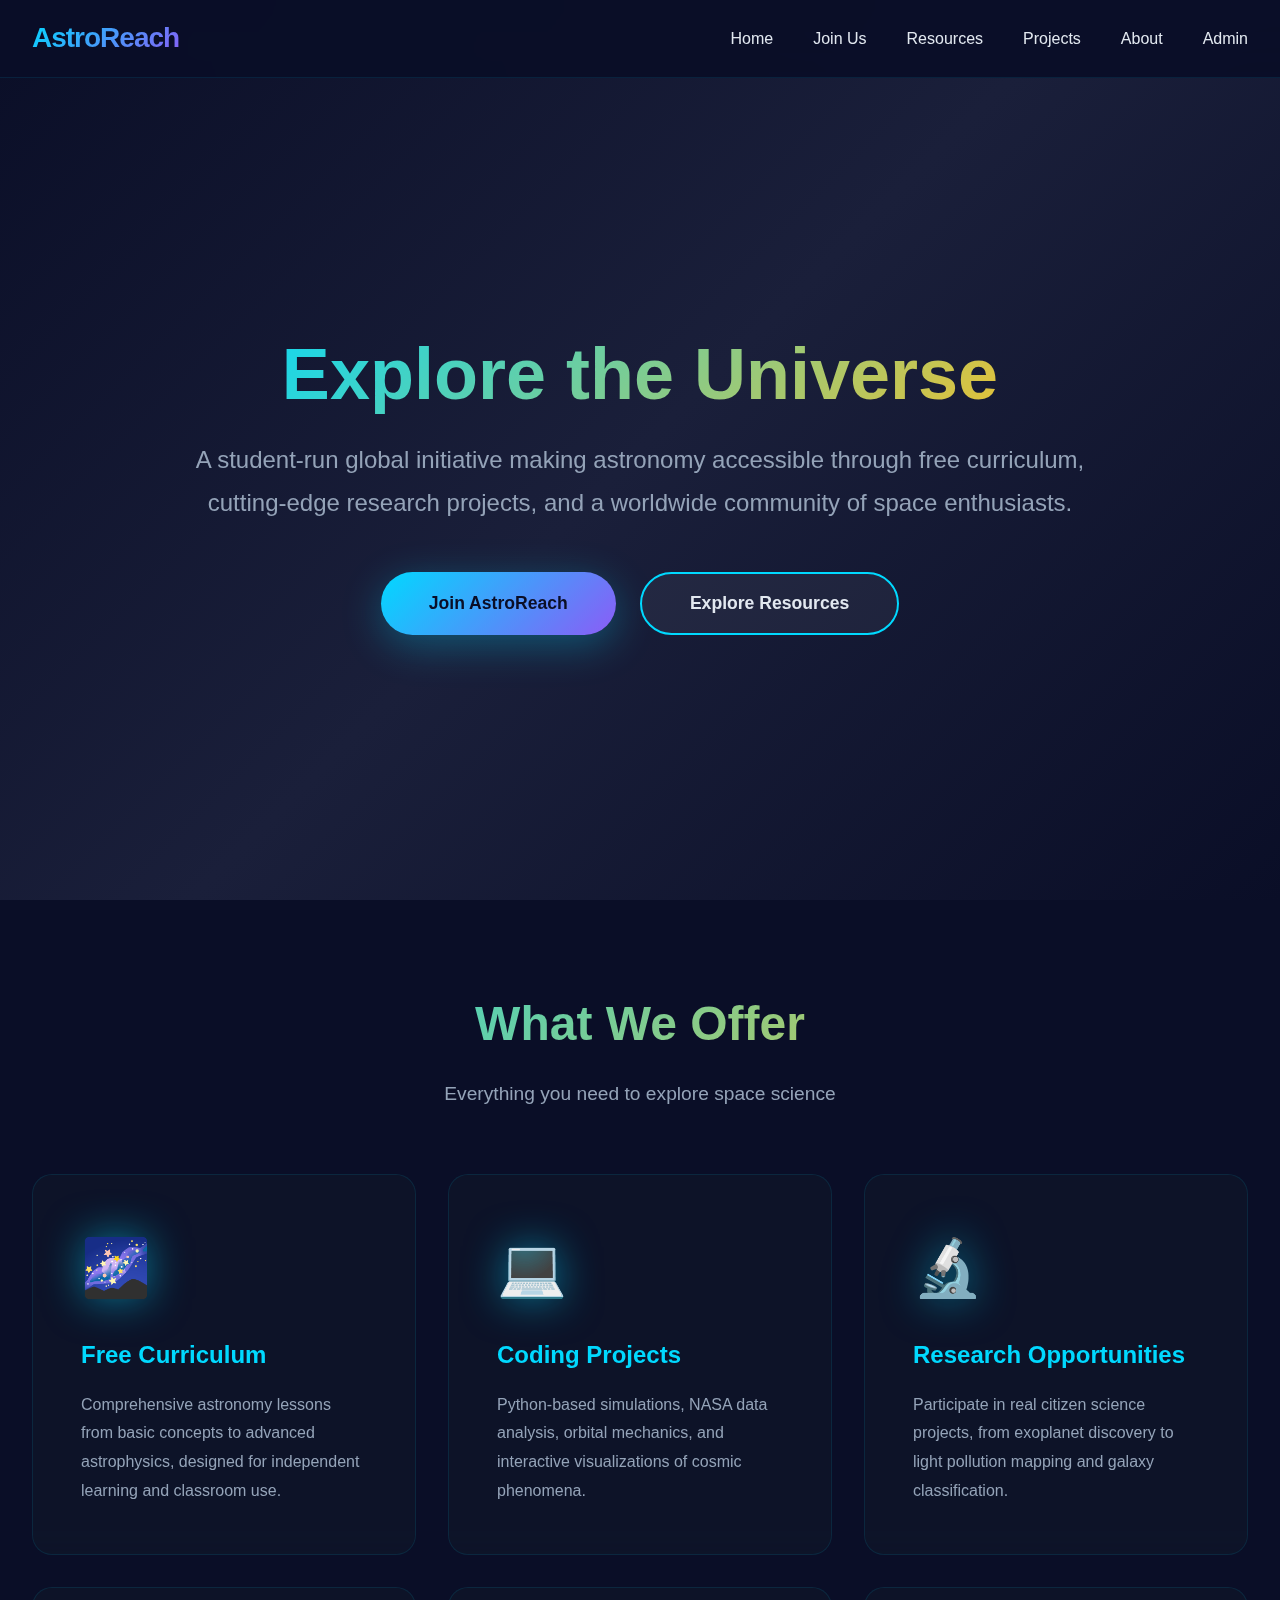
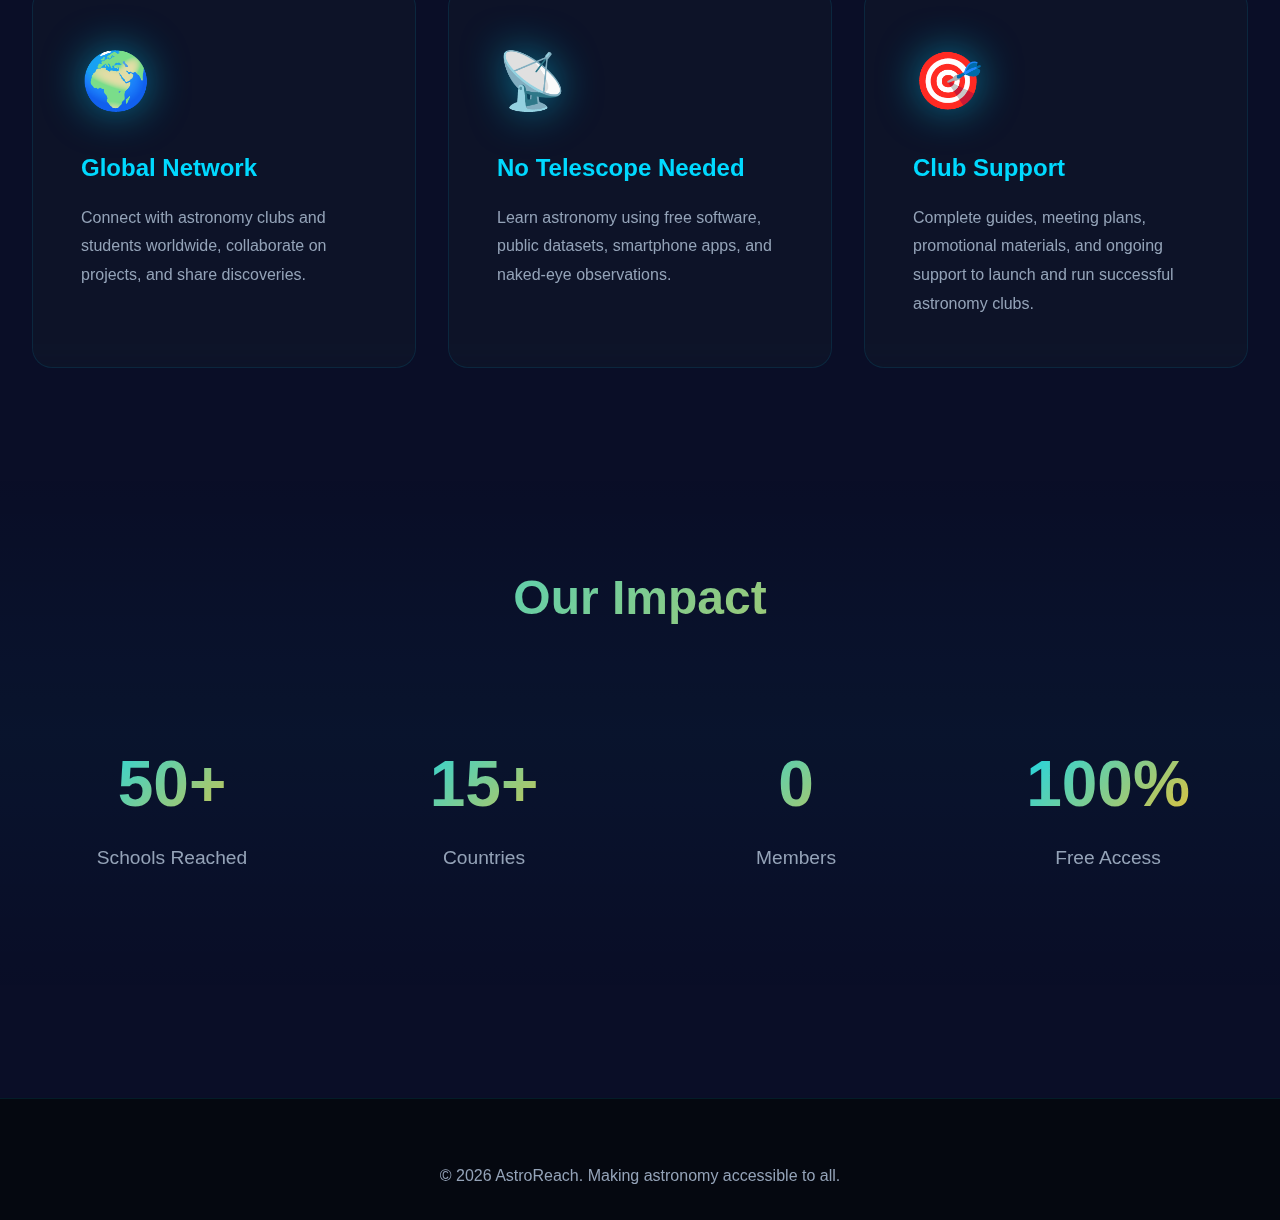
<file: index.html>
<!DOCTYPE html>
<html lang="en">
<head>
    <meta charset="UTF-8">
    <meta name="viewport" content="width=device-width, initial-scale=1.0">
    <title>AstroReach | Global Student Astronomy Initiative</title>
    <meta name="description" content="Student-run astronomy organization providing free space science curriculum, coding-based projects, and research opportunities to students worldwide.">
    <style>
        * {
            margin: 0;
            padding: 0;
            box-sizing: border-box;
        }

        :root {
            --primary: #00d9ff;
            --secondary: #8b5cf6;
            --accent: #fbbf24;
            --bg-dark: #0a0e27;
            --bg-darker: #050810;
            --card-bg: rgba(15, 23, 42, 0.6);
            --text: #e2e8f0;
            --text-dim: #94a3b8;
        }

        body {
            font-family: 'Inter', -apple-system, BlinkMacSystemFont, 'Segoe UI', Roboto, sans-serif;
            background: var(--bg-dark);
            color: var(--text);
            line-height: 1.6;
            overflow-x: hidden;
        }

        .bg-animation {
            position: fixed;
            top: 0;
            left: 0;
            width: 100%;
            height: 100%;
            z-index: -1;
            background: linear-gradient(135deg, #0a0e27 0%, #1a1f3a 50%, #0a0e27 100%);
        }

        .stars {
            position: fixed;
            top: 0;
            left: 0;
            width: 100%;
            height: 100%;
            pointer-events: none;
        }

        .star {
            position: absolute;
            width: 2px;
            height: 2px;
            background: white;
            border-radius: 50%;
            animation: twinkle 3s infinite;
        }

        @keyframes twinkle {
            0%, 100% { opacity: 0.3; }
            50% { opacity: 1; }
        }

        nav {
            position: fixed;
            top: 0;
            width: 100%;
            background: rgba(10, 14, 39, 0.95);
            backdrop-filter: blur(20px);
            border-bottom: 1px solid rgba(0, 217, 255, 0.1);
            z-index: 1000;
            padding: 0 2rem;
        }

        .nav-container {
            max-width: 1400px;
            margin: 0 auto;
            display: flex;
            justify-content: space-between;
            align-items: center;
            padding: 1rem 0;
        }

        .logo {
            font-size: 1.75rem;
            font-weight: 800;
            background: linear-gradient(135deg, var(--primary), var(--secondary));
            -webkit-background-clip: text;
            -webkit-text-fill-color: transparent;
            background-clip: text;
            letter-spacing: -1px;
            cursor: pointer;
        }

        .nav-links {
            display: flex;
            gap: 2.5rem;
            list-style: none;
            align-items: center;
        }

        .nav-links a {
            color: var(--text);
            text-decoration: none;
            font-weight: 500;
            position: relative;
            transition: color 0.3s;
            cursor: pointer;
        }

        .nav-links a:hover {
            color: var(--primary);
        }

        .nav-links a::after {
            content: '';
            position: absolute;
            bottom: -5px;
            left: 0;
            width: 0;
            height: 2px;
            background: var(--primary);
            transition: width 0.3s;
        }

        .nav-links a:hover::after {
            width: 100%;
        }

        .menu-btn {
            display: none;
            background: none;
            border: none;
            color: var(--text);
            font-size: 1.5rem;
            cursor: pointer;
        }

        .page {
            display: none;
            min-height: 100vh;
            padding-top: 80px;
        }

        .page.active {
            display: block;
            animation: fadeIn 0.5s;
        }

        @keyframes fadeIn {
            from { opacity: 0; transform: translateY(20px); }
            to { opacity: 1; transform: translateY(0); }
        }

        .hero {
            min-height: 90vh;
            display: flex;
            align-items: center;
            justify-content: center;
            text-align: center;
            padding: 2rem;
            position: relative;
        }

        .hero-content {
            max-width: 900px;
            position: relative;
            z-index: 1;
        }

        .hero h1 {
            font-size: 4.5rem;
            font-weight: 900;
            margin-bottom: 1.5rem;
            line-height: 1.1;
            background: linear-gradient(135deg, var(--primary), var(--accent));
            -webkit-background-clip: text;
            -webkit-text-fill-color: transparent;
            background-clip: text;
        }

        .hero-subtitle {
            font-size: 1.5rem;
            color: var(--text-dim);
            margin-bottom: 3rem;
            line-height: 1.8;
        }

        .cta-container {
            display: flex;
            gap: 1.5rem;
            justify-content: center;
            flex-wrap: wrap;
        }

        .btn {
            padding: 1.2rem 3rem;
            border: none;
            border-radius: 100px;
            font-weight: 700;
            font-size: 1.1rem;
            cursor: pointer;
            transition: all 0.3s;
            text-decoration: none;
            display: inline-block;
        }

        .btn-primary {
            background: linear-gradient(135deg, var(--primary), var(--secondary));
            color: var(--bg-dark);
            box-shadow: 0 10px 40px rgba(0, 217, 255, 0.3);
        }

        .btn-primary:hover {
            transform: translateY(-3px);
            box-shadow: 0 15px 50px rgba(0, 217, 255, 0.4);
        }

        .btn-secondary {
            background: rgba(255, 255, 255, 0.05);
            color: var(--text);
            border: 2px solid var(--primary);
        }

        .btn-secondary:hover {
            background: rgba(0, 217, 255, 0.1);
            transform: translateY(-3px);
        }

        .features-section {
            padding: 6rem 2rem;
            max-width: 1400px;
            margin: 0 auto;
        }

        .section-header {
            text-align: center;
            margin-bottom: 4rem;
        }

        .section-title {
            font-size: 3rem;
            font-weight: 800;
            margin-bottom: 1rem;
            background: linear-gradient(135deg, var(--primary), var(--accent));
            -webkit-background-clip: text;
            -webkit-text-fill-color: transparent;
            background-clip: text;
        }

        .section-subtitle {
            font-size: 1.2rem;
            color: var(--text-dim);
        }

        .features-grid {
            display: grid;
            grid-template-columns: repeat(auto-fit, minmax(350px, 1fr));
            gap: 2rem;
        }

        .feature-card {
            background: var(--card-bg);
            backdrop-filter: blur(10px);
            border: 1px solid rgba(0, 217, 255, 0.1);
            border-radius: 20px;
            padding: 3rem;
            transition: all 0.4s;
            position: relative;
            overflow: hidden;
        }

        .feature-card::before {
            content: '';
            position: absolute;
            top: 0;
            left: 0;
            width: 100%;
            height: 100%;
            background: linear-gradient(135deg, rgba(0, 217, 255, 0.05), rgba(139, 92, 246, 0.05));
            opacity: 0;
            transition: opacity 0.4s;
        }

        .feature-card:hover {
            transform: translateY(-10px);
            border-color: var(--primary);
            box-shadow: 0 20px 60px rgba(0, 217, 255, 0.2);
        }

        .feature-card:hover::before {
            opacity: 1;
        }

        .feature-icon {
            font-size: 3.5rem;
            margin-bottom: 1.5rem;
            filter: drop-shadow(0 0 20px rgba(0, 217, 255, 0.5));
        }

        .feature-card h3 {
            font-size: 1.5rem;
            margin-bottom: 1rem;
            color: var(--primary);
        }

        .feature-card p {
            color: var(--text-dim);
            line-height: 1.8;
        }

        .stats-section {
            padding: 6rem 2rem;
            background: linear-gradient(180deg, transparent, rgba(0, 217, 255, 0.03), transparent);
        }

        .stats-grid {
            display: grid;
            grid-template-columns: repeat(auto-fit, minmax(250px, 1fr));
            gap: 3rem;
            max-width: 1200px;
            margin: 0 auto;
            text-align: center;
        }

        .stat-card {
            padding: 2rem;
        }

        .stat-number {
            font-size: 4rem;
            font-weight: 900;
            background: linear-gradient(135deg, var(--primary), var(--accent));
            -webkit-background-clip: text;
            -webkit-text-fill-color: transparent;
            background-clip: text;
            margin-bottom: 0.5rem;
        }

        .stat-label {
            font-size: 1.2rem;
            color: var(--text-dim);
        }

        .content-page {
            max-width: 1400px;
            margin: 0 auto;
            padding: 4rem 2rem;
        }

        .page-hero {
            text-align: center;
            margin-bottom: 4rem;
        }

        .page-hero h1 {
            font-size: 3.5rem;
            font-weight: 900;
            margin-bottom: 1rem;
            background: linear-gradient(135deg, var(--primary), var(--accent));
            -webkit-background-clip: text;
            -webkit-text-fill-color: transparent;
            background-clip: text;
        }

        .page-hero p {
            font-size: 1.3rem;
            color: var(--text-dim);
            max-width: 800px;
            margin: 0 auto;
        }

        .signup-container {
            max-width: 600px;
            margin: 0 auto;
            background: var(--card-bg);
            backdrop-filter: blur(10px);
            border: 1px solid rgba(0, 217, 255, 0.2);
            border-radius: 25px;
            padding: 3rem;
        }

        .form-group {
            margin-bottom: 2rem;
        }

        .form-group label {
            display: block;
            margin-bottom: 0.5rem;
            color: var(--primary);
            font-weight: 600;
        }

        .form-group input,
        .form-group select,
        .form-group textarea {
            width: 100%;
            padding: 1rem;
            background: rgba(255, 255, 255, 0.05);
            border: 1px solid rgba(0, 217, 255, 0.2);
            border-radius: 10px;
            color: var(--text);
            font-size: 1rem;
            transition: all 0.3s;
        }

        .form-group input:focus,
        .form-group select:focus,
        .form-group textarea:focus {
            outline: none;
            border-color: var(--primary);
            box-shadow: 0 0 20px rgba(0, 217, 255, 0.2);
        }

        .form-group textarea {
            resize: vertical;
            min-height: 120px;
        }

        .success-message {
            background: rgba(34, 197, 94, 0.1);
            border: 1px solid rgba(34, 197, 94, 0.3);
            color: #22c55e;
            padding: 1.5rem;
            border-radius: 10px;
            margin-bottom: 2rem;
            display: none;
        }

        .success-message.show {
            display: block;
            animation: slideIn 0.5s;
        }

        @keyframes slideIn {
            from { opacity: 0; transform: translateY(-10px); }
            to { opacity: 1; transform: translateY(0); }
        }

        .admin-panel {
            max-width: 800px;
            margin: 3rem auto;
            background: var(--card-bg);
            backdrop-filter: blur(10px);
            border: 1px solid rgba(139, 92, 246, 0.2);
            border-radius: 25px;
            padding: 3rem;
        }

        .admin-header {
            text-align: center;
            margin-bottom: 2rem;
        }

        .admin-header h2 {
            color: var(--secondary);
            font-size: 2rem;
            margin-bottom: 0.5rem;
        }

        .admin-controls {
            display: flex;
            gap: 1rem;
            margin-bottom: 2rem;
        }

        .admin-controls input {
            flex: 1;
            padding: 1rem;
            background: rgba(255, 255, 255, 0.05);
            border: 1px solid rgba(139, 92, 246, 0.2);
            border-radius: 10px;
            color: var(--text);
        }

        .member-list {
            max-height: 400px;
            overflow-y: auto;
        }

        .member-item {
            background: rgba(255, 255, 255, 0.02);
            padding: 1.5rem;
            border-radius: 10px;
            margin-bottom: 1rem;
            border: 1px solid rgba(0, 217, 255, 0.1);
        }

        .member-item h4 {
            color: var(--primary);
            margin-bottom: 0.5rem;
        }

        .member-item p {
            color: var(--text-dim);
            font-size: 0.9rem;
        }

        footer {
            background: var(--bg-darker);
            border-top: 1px solid rgba(0, 217, 255, 0.1);
            padding: 4rem 2rem 2rem;
            margin-top: 6rem;
        }

        .footer-content {
            max-width: 1400px;
            margin: 0 auto;
            text-align: center;
            color: var(--text-dim);
        }

        @media (max-width: 768px) {
            .nav-links {
                display: none;
            }

            .menu-btn {
                display: block;
            }

            .hero h1 {
                font-size: 2.5rem;
            }

            .hero-subtitle {
                font-size: 1.2rem;
            }

            .features-grid {
                grid-template-columns: 1fr;
            }

            .section-title {
                font-size: 2rem;
            }

            .page-hero h1 {
                font-size: 2.5rem;
            }
        }

        .mobile-menu {
            display: none;
            position: fixed;
            top: 80px;
            left: 0;
            width: 100%;
            background: rgba(10, 14, 39, 0.98);
            backdrop-filter: blur(20px);
            padding: 2rem;
            border-bottom: 1px solid rgba(0, 217, 255, 0.1);
        }

        .mobile-menu.active {
            display: block;
        }

        .mobile-menu ul {
            list-style: none;
        }

        .mobile-menu ul li {
            margin-bottom: 1.5rem;
        }

        .mobile-menu a {
            color: var(--text);
            text-decoration: none;
            font-size: 1.2rem;
            font-weight: 500;
            cursor: pointer;
        }
    </style>
</head>
<body>
    <div class="bg-animation"></div>
    <div class="stars" id="stars"></div>

    <nav>
        <div class="nav-container">
            <div class="logo" onclick="showPage('home')">AstroReach</div>
            <ul class="nav-links">
                <li><a onclick="showPage('home')">Home</a></li>
                <li><a onclick="showPage('signup')">Join Us</a></li>
                <li><a onclick="showPage('resources')">Resources</a></li>
                <li><a onclick="showPage('projects')">Projects</a></li>
                <li><a onclick="showPage('about')">About</a></li>
                <li><a onclick="showPage('admin')">Admin</a></li>
            </ul>
            <button class="menu-btn" onclick="toggleMenu()">☰</button>
        </div>
    </nav>

    <div class="mobile-menu" id="mobileMenu">
        <ul>
            <li><a onclick="showPage('home'); toggleMenu()">Home</a></li>
            <li><a onclick="showPage('signup'); toggleMenu()">Join Us</a></li>
            <li><a onclick="showPage('resources'); toggleMenu()">Resources</a></li>
            <li><a onclick="showPage('projects'); toggleMenu()">Projects</a></li>
            <li><a onclick="showPage('about'); toggleMenu()">About</a></li>
            <li><a onclick="showPage('admin'); toggleMenu()">Admin</a></li>
        </ul>
    </div>

    <!-- HOME PAGE -->
    <div id="home" class="page active">
        <section class="hero">
            <div class="hero-content">
                <h1>Explore the Universe</h1>
                <p class="hero-subtitle">A student-run global initiative making astronomy accessible through free curriculum, cutting-edge research projects, and a worldwide community of space enthusiasts.</p>
                <div class="cta-container">
                    <button class="btn btn-primary" onclick="showPage('signup')">Join AstroReach</button>
                    <button class="btn btn-secondary" onclick="showPage('resources')">Explore Resources</button>
                </div>
            </div>
        </section>

        <section class="features-section">
            <div class="section-header">
                <h2 class="section-title">What We Offer</h2>
                <p class="section-subtitle">Everything you need to explore space science</p>
            </div>
            <div class="features-grid">
                <div class="feature-card">
                    <div class="feature-icon">🌌</div>
                    <h3>Free Curriculum</h3>
                    <p>Comprehensive astronomy lessons from basic concepts to advanced astrophysics, designed for independent learning and classroom use.</p>
                </div>
                <div class="feature-card">
                    <div class="feature-icon">💻</div>
                    <h3>Coding Projects</h3>
                    <p>Python-based simulations, NASA data analysis, orbital mechanics, and interactive visualizations of cosmic phenomena.</p>
                </div>
                <div class="feature-card">
                    <div class="feature-icon">🔬</div>
                    <h3>Research Opportunities</h3>
                    <p>Participate in real citizen science projects, from exoplanet discovery to light pollution mapping and galaxy classification.</p>
                </div>
                <div class="feature-card">
                    <div class="feature-icon">🌍</div>
                    <h3>Global Network</h3>
                    <p>Connect with astronomy clubs and students worldwide, collaborate on projects, and share discoveries.</p>
                </div>
                <div class="feature-card">
                    <div class="feature-icon">📡</div>
                    <h3>No Telescope Needed</h3>
                    <p>Learn astronomy using free software, public datasets, smartphone apps, and naked-eye observations.</p>
                </div>
                <div class="feature-card">
                    <div class="feature-icon">🎯</div>
                    <h3>Club Support</h3>
                    <p>Complete guides, meeting plans, promotional materials, and ongoing support to launch and run successful astronomy clubs.</p>
                </div>
            </div>
        </section>

        <section class="stats-section">
            <div class="section-header">
                <h2 class="section-title">Our Impact</h2>
            </div>
            <div class="stats-grid">
                <div class="stat-card">
                    <div class="stat-number">50+</div>
                    <div class="stat-label">Schools Reached</div>
                </div>
                <div class="stat-card">
                    <div class="stat-number">15+</div>
                    <div class="stat-label">Countries</div>
                </div>
                <div class="stat-card">
                    <div class="stat-number" id="memberCount">0</div>
                    <div class="stat-label">Members</div>
                </div>
                <div class="stat-card">
                    <div class="stat-number">100%</div>
                    <div class="stat-label">Free Access</div>
                </div>
            </div>
        </section>
    </div>

    <!-- SIGNUP PAGE -->
    <div id="signup" class="page">
        <div class="content-page">
            <div class="page-hero">
                <h1>Join AstroReach</h1>
                <p>Become part of our global astronomy community</p>
            </div>
            <div class="signup-container">
                <div class="success-message" id="successMessage">
                    ✨ Welcome to AstroReach! You've been successfully added to our community.
                </div>
                <div id="signupForm">
                    <div class="form-group">
                        <label>Full Name *</label>
                        <input type="text" id="fullName" placeholder="John Doe" required>
                    </div>
                    <div class="form-group">
                        <label>Email *</label>
                        <input type="email" id="email" placeholder="john@example.com" required>
                    </div>
                    <div class="form-group">
                        <label>School/Organization</label>
                        <input type="text" id="school" placeholder="Your school or organization">
                    </div>
                    <div class="form-group">
                        <label>Country *</label>
                        <input type="text" id="country" placeholder="United States" required>
                    </div>
                    <div class="form-group">
                        <label>Interest Level *</label>
                        <select id="interest" required>
                            <option value="">Select one...</option>
                            <option value="beginner">Beginner - Just starting</option>
                            <option value="intermediate">Intermediate - Some experience</option>
                            <option value="advanced">Advanced - Experienced in astronomy</option>
                        </select>
                    </div>
                    <div class="form-group">
                        <label>What interests you most? (Optional)</label>
                        <textarea id="interests" placeholder="Tell us what you're excited to learn about..."></textarea>
                    </div>
                    <button class="btn btn-primary" style="width: 100%;" onclick="submitSignup()">Join AstroReach</button>
                </div>
            </div>
        </div>
    </div>

    <!-- RESOURCES PAGE -->
    <div id="resources" class="page">
        <div class="content-page">
            <div class="page-hero">
                <h1>Resources</h1>
                <p>Curriculum, tutorials, and learning materials coming soon</p>
            </div>
        </div>
    </div>

    <!-- PROJECTS PAGE -->
    <div id="projects" class="page">
        <div class="content-page">
            <div class="page-hero">
                <h1>Research Projects</h1>
                <p>Student-led research initiatives coming soon</p>
            </div>
        </div>
    </div>

    <!-- ABOUT PAGE -->
    <div id="about" class="page">
        <div class="content-page">
            <div class="page-hero">
                <h1>About AstroReach</h1>
                <p>Our story and mission coming soon</p>
            </div>
        </div>
    </div>

    <!-- ADMIN PAGE -->
    <div id="admin" class="page">
        <div class="content-page">
            <div class="page-hero">
                <h1>Admin Panel</h1>
                <p>Manage members and view registrations</p>
            </div>
            <div class="admin-panel">
                <div class="admin-header">
                    <h2>Member Management</h2>
                    <p style="color: var(--text-dim);">Total Members: <span id="adminCount">0</span></p>
                </div>
                <div class="admin-controls">
                    <input type="number" id="manualCount" placeholder="Set member count manually">
                    <button class="btn btn-secondary" onclick="setManualCount()">Update Count</button>
                </div>
                <div class="member-list" id="memberList">
                    <p style="text-align: center; color: var(--text-dim); padding: 2rem;">No members yet</p>
                </div>
            </div>
        </div>
    </div>

    <footer>
        <div class="footer-content">
            <p>&copy; 2026 AstroReach. Making astronomy accessible to all.</p>
        </div>
    </footer>

    <script>
        // Initialize stars
        const starsContainer = document.getElementById('stars');
        for (let i = 0; i < 100; i++) {
            const star = document.createElement('div');
            star.className = 'star';
            star.style.left = Math.random() * 100 + '%';
            star.style.top = Math.random() * 100 + '%';
            star.style.animationDelay = Math.random() * 3 + 's';
            starsContainer.appendChild(star);
        }

        // Page navigation
        function showPage(pageId) {
            document.querySelectorAll('.page').forEach(page => {
                page.classList.remove('active');
            });
            document.getElementById(pageId).classList.add('active');
            window.scrollTo(0, 0);
            
            if (pageId === 'home') {
                updateMemberCount();
            } else if (pageId === 'admin') {
                loadAdminPanel();
            }
        }

        // Mobile menu
        function toggleMenu() {
            const menu = document.getElementById('mobileMenu');
            menu.classList.toggle('active');
        }

        // Load member count
        async function updateMemberCount() {
            try {
                const result = await window.storage.get('member-count');
                const count = result ? parseInt(result.value) : 0;
                document.getElementById('memberCount').textContent = count;
            } catch (error) {
                document.getElementById('memberCount').textContent = '0';
            }
        }

        // Submit signup
        async function submitSignup() {
            const fullName = document.getElementById('fullName').value.trim();
            const email = document.getElementById('email').value.trim();
            const school = document.getElementById('school').value.trim();
            const country = document.getElementById('country').value.trim();
            const interest = document.getElementById('interest').value;
            const interests = document.getElementById('interests').value.trim();

            if (!fullName || !email || !country || !interest) {
                alert('Please fill in all required fields');
                return;
            }

            try {
                // Get current count
                let currentCount = 0;
                try {
                    const result = await window.storage.get('member-count');
                    currentCount = result ? parseInt(result.value) : 0;
                } catch (error) {
                    currentCount = 0;
                }

                // Increment count
                const newCount = currentCount + 1;
                await window.storage.set('member-count', newCount.toString());

                // Save member data
                const memberData = {
                    fullName,
                    email,
                    school,
                    country,
                    interest,
                    interests,
                    timestamp: new Date().toISOString()
                };
                
                await window.storage.set(`member-${newCount}`, JSON.stringify(memberData));

                // Show success message
                document.getElementById('successMessage').classList.add('show');
                document.getElementById('signupForm').style.display = 'none';

                // Update counter
                updateMemberCount();

                // Reset form after 3 seconds
                setTimeout(() => {
                    document.getElementById('fullName').value = '';
                    document.getElementById('email').value = '';
                    document.getElementById('school').value = '';
                    document.getElementById('country').value = '';
                    document.getElementById('interest').value = '';
                    document.getElementById('interests').value = '';
                    document.getElementById('successMessage').classList.remove('show');
                    document.getElementById('signupForm').style.display = 'block';
                }, 3000);

            } catch (error) {
                console.error('Error submitting signup:', error);
                alert('There was an error processing your signup. Please try again.');
            }
        }

        // Load admin panel
        async function loadAdminPanel() {
            try {
                const result = await window.storage.get('member-count');
                const count = result ? parseInt(result.value) : 0;
                document.getElementById('
</file>
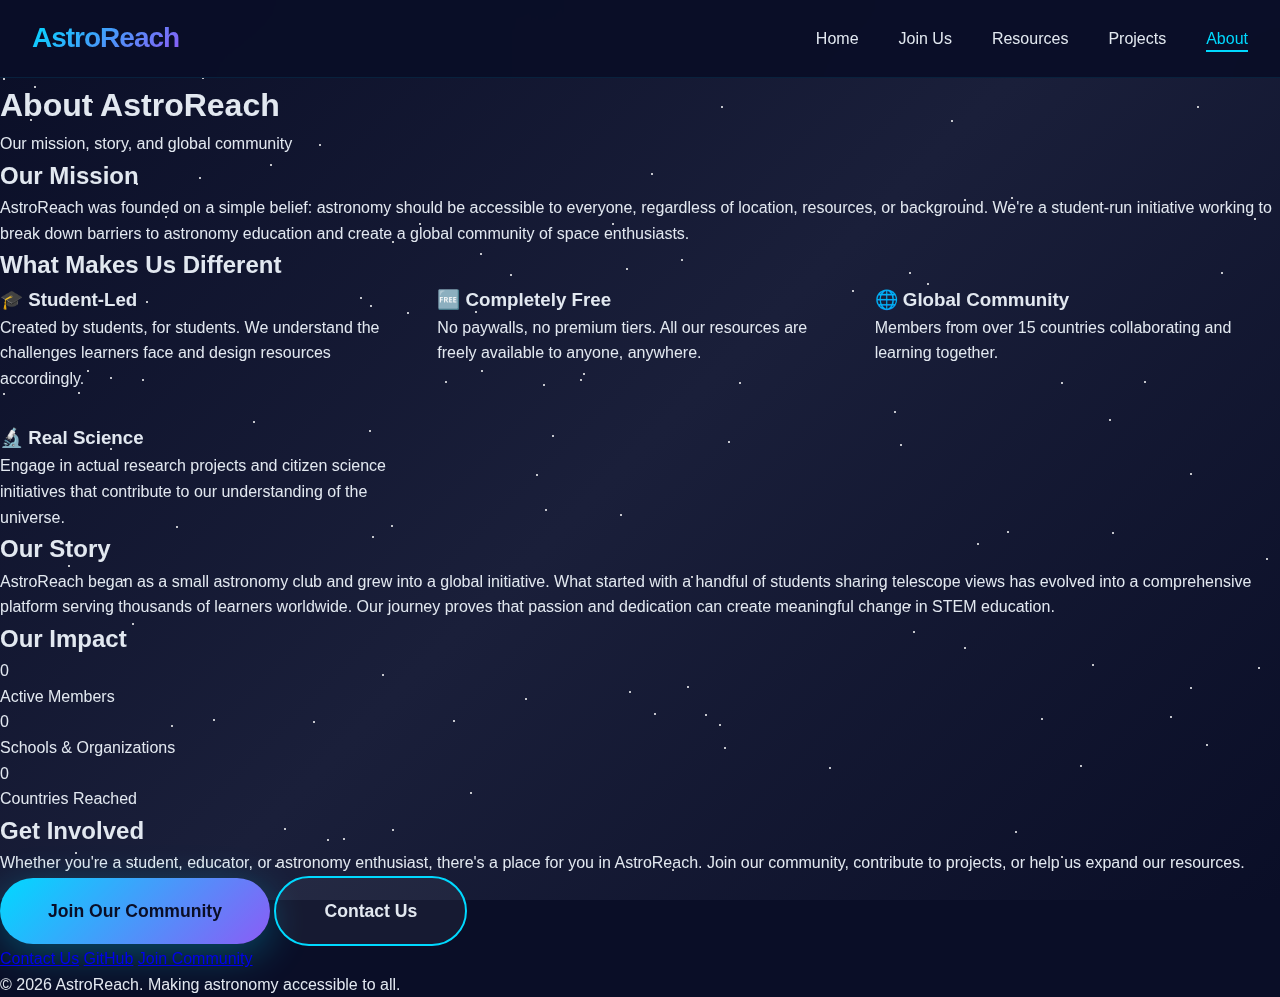
<file: about.html>
<!DOCTYPE html>
<html lang="en">
<head>
    <meta charset="UTF-8">
    <meta name="viewport" content="width=device-width, initial-scale=1.0">
    <title>About | AstroReach</title>
    <link rel="stylesheet" href="styles.css">
</head>
<body>
    <div class="bg-animation"></div>
    <div class="stars" id="stars"></div>
    <nav>
        <div class="nav-container">
            <div class="logo"><a href="index.html">AstroReach</a></div>
            <ul class="nav-links">
                <li><a href="index.html">Home</a></li>
                <li><a href="join.html">Join Us</a></li>
                <li><a href="resources.html">Resources</a></li>
                <li><a href="projects.html">Projects</a></li>
                <li><a href="about.html" class="active">About</a></li>
            </ul>
            <button class="menu-btn" onclick="toggleMenu()">☰</button>
        </div>
    </nav>
    <div class="mobile-menu" id="mobileMenu">
        <ul>
            <li><a href="index.html">Home</a></li>
            <li><a href="join.html">Join Us</a></li>
            <li><a href="resources.html">Resources</a></li>
            <li><a href="projects.html">Projects</a></li>
            <li><a href="about.html">About</a></li>
        </ul>
    </div>
    <div class="content-page">
        <div class="page-hero">
            <h1>About AstroReach</h1>
            <p>Our mission, story, and global community</p>
        </div>
        
        <section class="about-content">
            <div class="about-section">
                <h2>Our Mission</h2>
                <p>AstroReach was founded on a simple belief: astronomy should be accessible to everyone, regardless of location, resources, or background. We're a student-run initiative working to break down barriers to astronomy education and create a global community of space enthusiasts.</p>
            </div>

            <div class="about-section">
                <h2>What Makes Us Different</h2>
                <div class="features-grid">
                    <div class="about-feature">
                        <h3>🎓 Student-Led</h3>
                        <p>Created by students, for students. We understand the challenges learners face and design resources accordingly.</p>
                    </div>
                    <div class="about-feature">
                        <h3>🆓 Completely Free</h3>
                        <p>No paywalls, no premium tiers. All our resources are freely available to anyone, anywhere.</p>
                    </div>
                    <div class="about-feature">
                        <h3>🌐 Global Community</h3>
                        <p>Members from over <span id="aboutCountryCount">15</span> countries collaborating and learning together.</p>
                    </div>
                    <div class="about-feature">
                        <h3>🔬 Real Science</h3>
                        <p>Engage in actual research projects and citizen science initiatives that contribute to our understanding of the universe.</p>
                    </div>
                </div>
            </div>

            <div class="about-section">
                <h2>Our Story</h2>
                <p>AstroReach began as a small astronomy club and grew into a global initiative. What started with a handful of students sharing telescope views has evolved into a comprehensive platform serving thousands of learners worldwide. Our journey proves that passion and dedication can create meaningful change in STEM education.</p>
            </div>

            <div class="about-section">
                <h2>Our Impact</h2>
                <div class="impact-stats">
                    <div class="impact-stat">
                        <div class="impact-number" id="aboutMemberCount">0</div>
                        <div class="impact-label">Active Members</div>
                    </div>
                    <div class="impact-stat">
                        <div class="impact-number" id="aboutSchoolCount">0</div>
                        <div class="impact-label">Schools & Organizations</div>
                    </div>
                    <div class="impact-stat">
                        <div class="impact-number" id="aboutCountryStat">0</div>
                        <div class="impact-label">Countries Reached</div>
                    </div>
                </div>
            </div>

            <div class="about-section">
                <h2>Get Involved</h2>
                <p>Whether you're a student, educator, or astronomy enthusiast, there's a place for you in AstroReach. Join our community, contribute to projects, or help us expand our resources.</p>
                <div class="cta-buttons">
                    <a href="join.html" class="btn btn-primary">Join Our Community</a>
                    <a href="mailto:contact@astroreach.org" class="btn btn-secondary">Contact Us</a>
                </div>
            </div>
        </section>
    </div>
    <footer>
        <div class="footer-content">
            <div class="footer-links">
                <a href="mailto:contact@astroreach.org">Contact Us</a>
                <a href="https://github.com/yourusername/astroreach" target="_blank">GitHub</a>
                <a href="join.html">Join Community</a>
            </div>
            <p>&copy; 2026 AstroReach. Making astronomy accessible to all.</p>
        </div>
    </footer>
    <script src="script.js"></script>
</body>
</html>
</file>
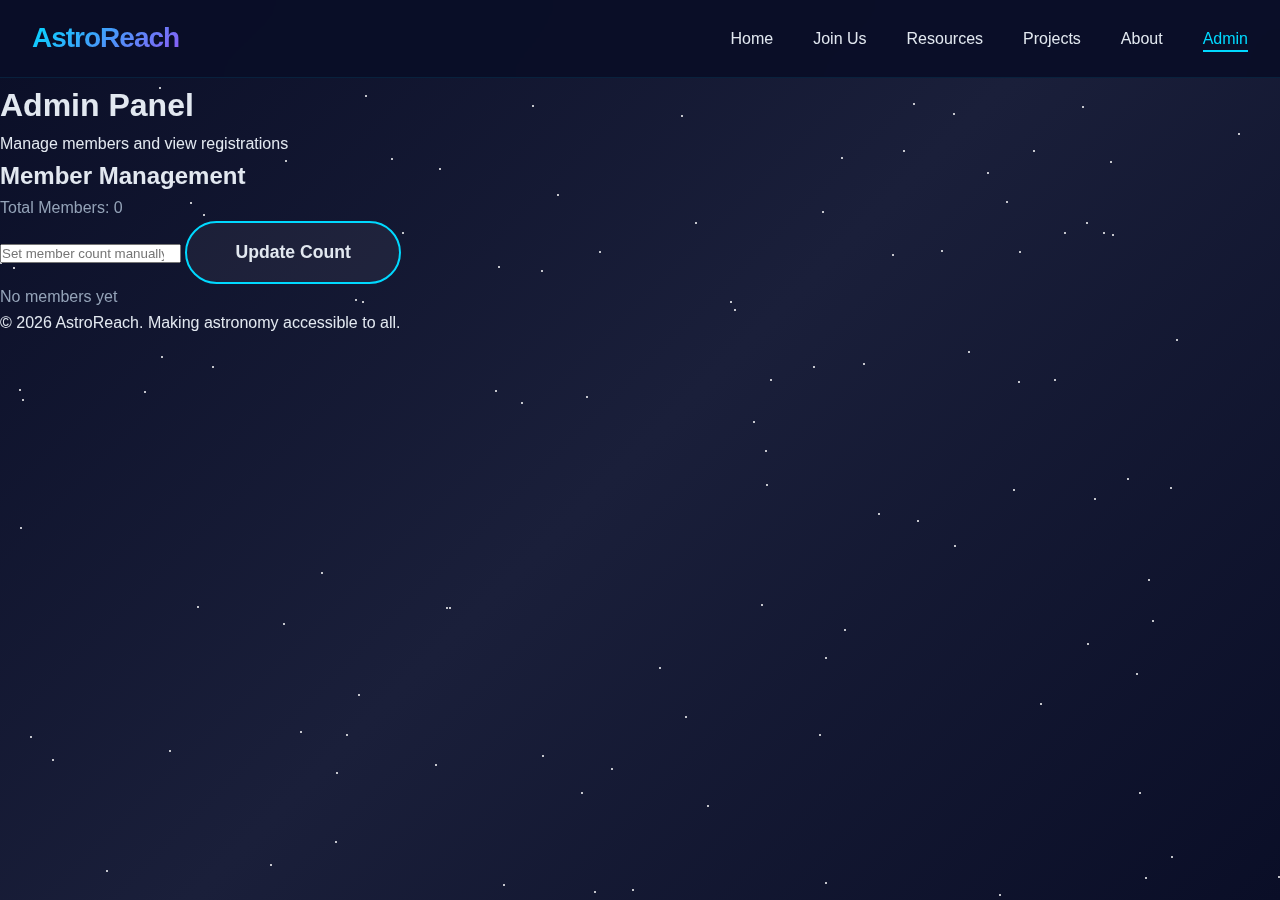
<file: admin.html>
<!DOCTYPE html>
<html lang="en">
<head>
    <meta charset="UTF-8">
    <meta name="viewport" content="width=device-width, initial-scale=1.0">
    <title>Admin | AstroReach</title>
    <link rel="stylesheet" href="styles.css">
</head>
<body>
    <div class="bg-animation"></div>
    <div class="stars" id="stars"></div>

    <nav>
        <div class="nav-container">
            <div class="logo"><a href="index.html">AstroReach</a></div>
            <ul class="nav-links">
                <li><a href="index.html">Home</a></li>
                <li><a href="join.html">Join Us</a></li>
                <li><a href="resources.html">Resources</a></li>
                <li><a href="projects.html">Projects</a></li>
                <li><a href="about.html">About</a></li>
                <li><a href="admin.html" class="active">Admin</a></li>
            </ul>
            <button class="menu-btn" onclick="toggleMenu()">☰</button>
        </div>
    </nav>

    <div class="mobile-menu" id="mobileMenu">
        <ul>
            <li><a href="index.html">Home</a></li>
            <li><a href="join.html">Join Us</a></li>
            <li><a href="resources.html">Resources</a></li>
            <li><a href="projects.html">Projects</a></li>
            <li><a href="about.html">About</a></li>
            <li><a href="admin.html">Admin</a></li>
        </ul>
    </div>

    <div class="content-page">
        <div class="page-hero">
            <h1>Admin Panel</h1>
            <p>Manage members and view registrations</p>
        </div>
        
        <div class="admin-panel">
            <div class="admin-header">
                <h2>Member Management</h2>
                <p style="color: var(--text-dim);">Total Members: <span id="adminCount">0</span></p>
            </div>
            <div class="admin-controls">
                <input type="number" id="manualCount" placeholder="Set member count manually">
                <button class="btn btn-secondary" onclick="setManualCount()">Update Count</button>
            </div>
            <div class="member-list" id="memberList">
                <p style="text-align: center; color: var(--text-dim); padding: 2rem;">No members yet</p>
            </div>
        </div>
    </div>

    <footer>
        <div class="footer-content">
            <p>&copy; 2026 AstroReach. Making astronomy accessible to all.</p>
        </div>
    </footer>

    <script src="script.js"></script>
</body>
</html>
</file>
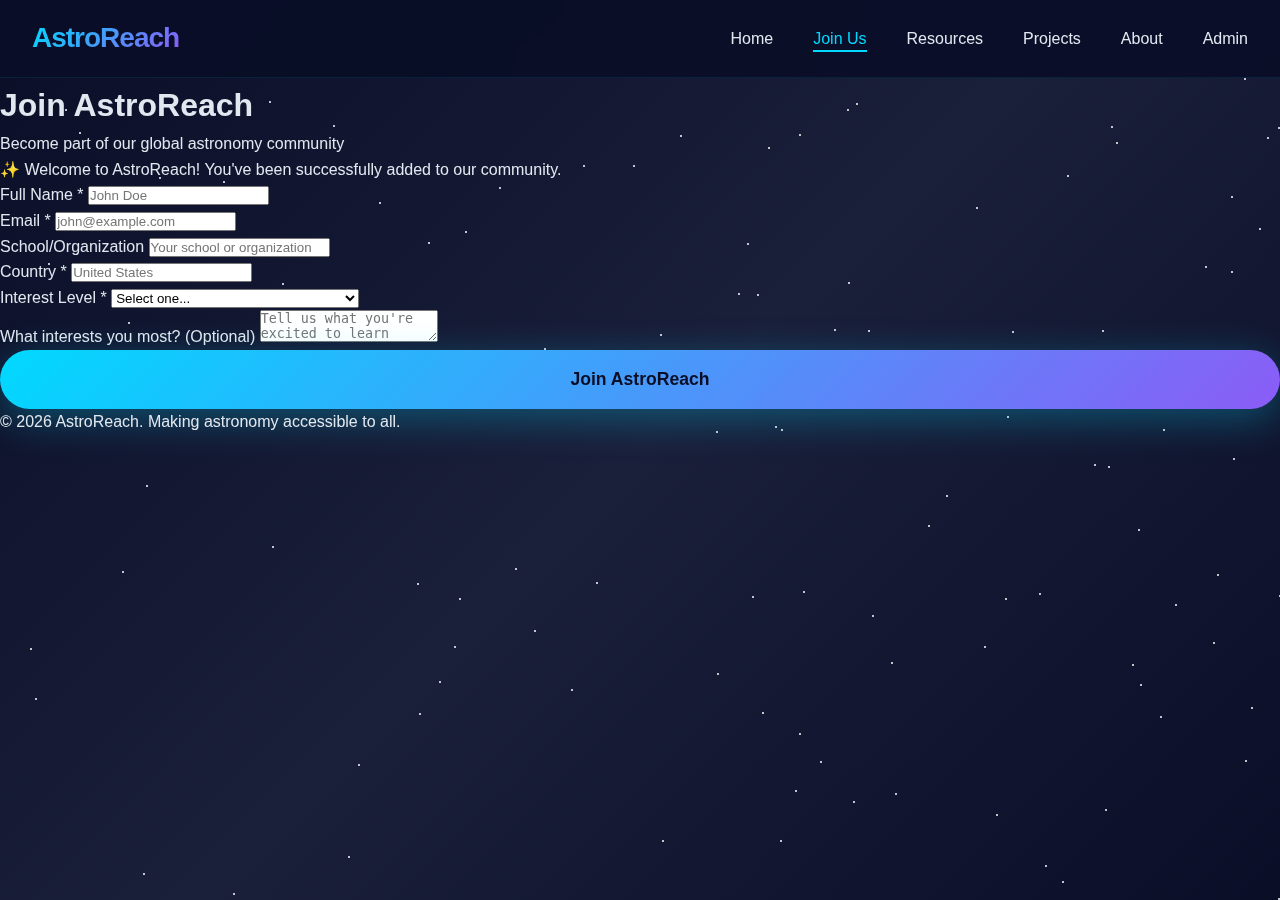
<file: join.html>
<!DOCTYPE html>
<html lang="en">
<head>
    <meta charset="UTF-8">
    <meta name="viewport" content="width=device-width, initial-scale=1.0">
    <title>Join Us | AstroReach</title>
    <link rel="stylesheet" href="styles.css">
</head>
<body>
    <div class="bg-animation"></div>
    <div class="stars" id="stars"></div>

    <nav>
        <div class="nav-container">
            <div class="logo"><a href="index.html">AstroReach</a></div>
            <ul class="nav-links">
                <li><a href="index.html">Home</a></li>
                <li><a href="join.html" class="active">Join Us</a></li>
                <li><a href="resources.html">Resources</a></li>
                <li><a href="projects.html">Projects</a></li>
                <li><a href="about.html">About</a></li>
                <li><a href="admin.html">Admin</a></li>
            </ul>
            <button class="menu-btn" onclick="toggleMenu()">☰</button>
        </div>
    </nav>

    <div class="mobile-menu" id="mobileMenu">
        <ul>
            <li><a href="index.html">Home</a></li>
            <li><a href="join.html">Join Us</a></li>
            <li><a href="resources.html">Resources</a></li>
            <li><a href="projects.html">Projects</a></li>
            <li><a href="about.html">About</a></li>
            <li><a href="admin.html">Admin</a></li>
        </ul>
    </div>

    <div class="content-page">
        <div class="page-hero">
            <h1>Join AstroReach</h1>
            <p>Become part of our global astronomy community</p>
        </div>
        <div class="signup-container">
            <div class="success-message" id="successMessage">
                ✨ Welcome to AstroReach! You've been successfully added to our community.
            </div>
            <form id="signupForm" onsubmit="submitSignup(event)">
                <div class="form-group">
                    <label>Full Name *</label>
                    <input type="text" id="fullName" placeholder="John Doe" required>
                </div>
                <div class="form-group">
                    <label>Email *</label>
                    <input type="email" id="email" placeholder="john@example.com" required>
                </div>
                <div class="form-group">
                    <label>School/Organization</label>
                    <input type="text" id="school" placeholder="Your school or organization">
                </div>
                <div class="form-group">
                    <label>Country *</label>
                    <input type="text" id="country" placeholder="United States" required>
                </div>
                <div class="form-group">
                    <label>Interest Level *</label>
                    <select id="interest" required>
                        <option value="">Select one...</option>
                        <option value="beginner">Beginner - Just starting</option>
                        <option value="intermediate">Intermediate - Some experience</option>
                        <option value="advanced">Advanced - Experienced in astronomy</option>
                    </select>
                </div>
                <div class="form-group">
                    <label>What interests you most? (Optional)</label>
                    <textarea id="interests" placeholder="Tell us what you're excited to learn about..."></textarea>
                </div>
                <button type="submit" class="btn btn-primary" style="width: 100%;">Join AstroReach</button>
            </form>
        </div>
    </div>

    <footer>
        <div class="footer-content">
            <p>&copy; 2026 AstroReach. Making astronomy accessible to all.</p>
        </div>
    </footer>

    <script src="script.js"></script>
</body>
</html>
</file>
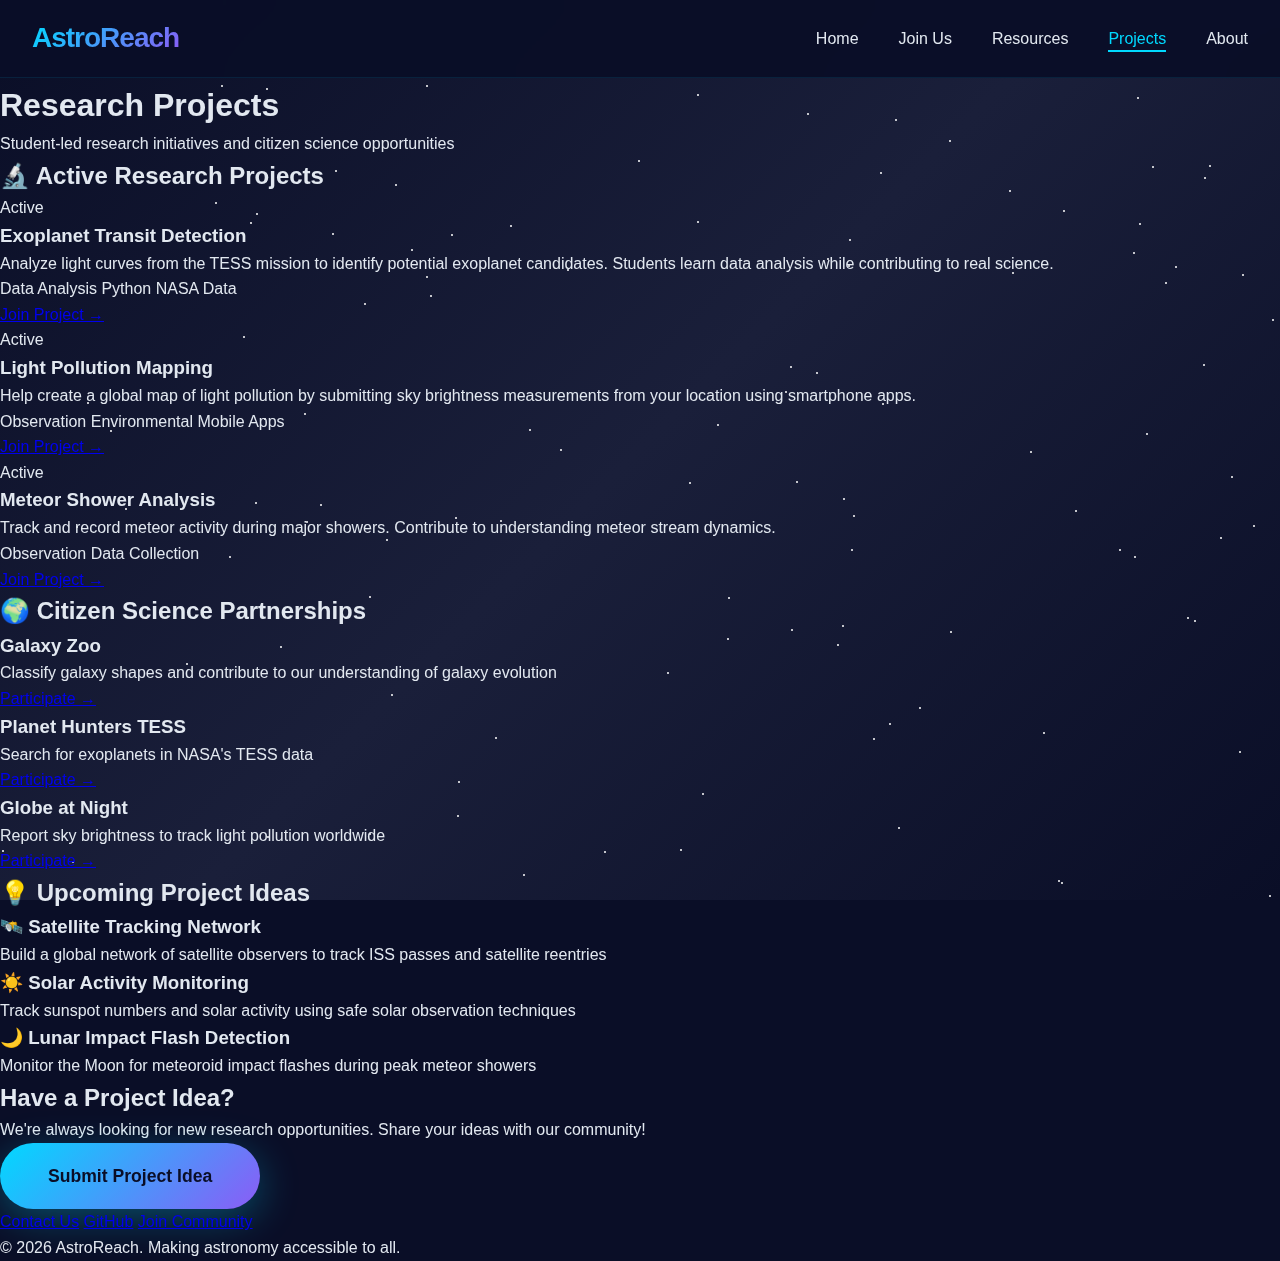
<file: projects.html>
<!DOCTYPE html>
<html lang="en">
<head>
    <meta charset="UTF-8">
    <meta name="viewport" content="width=device-width, initial-scale=1.0">
    <title>Projects | AstroReach</title>
    <link rel="stylesheet" href="styles.css">
</head>
<body>
    <div class="bg-animation"></div>
    <div class="stars" id="stars"></div>
    <nav>
        <div class="nav-container">
            <div class="logo"><a href="index.html">AstroReach</a></div>
            <ul class="nav-links">
                <li><a href="index.html">Home</a></li>
                <li><a href="join.html">Join Us</a></li>
                <li><a href="resources.html">Resources</a></li>
                <li><a href="projects.html" class="active">Projects</a></li>
                <li><a href="about.html">About</a></li>
            </ul>
            <button class="menu-btn" onclick="toggleMenu()">☰</button>
        </div>
    </nav>
    <div class="mobile-menu" id="mobileMenu">
        <ul>
            <li><a href="index.html">Home</a></li>
            <li><a href="join.html">Join Us</a></li>
            <li><a href="resources.html">Resources</a></li>
            <li><a href="projects.html">Projects</a></li>
            <li><a href="about.html">About</a></li>
        </ul>
    </div>
    <div class="content-page">
        <div class="page-hero">
            <h1>Research Projects</h1>
            <p>Student-led research initiatives and citizen science opportunities</p>
        </div>
        
        <div class="projects-container">
            <section class="project-section">
                <h2>🔬 Active Research Projects</h2>
                <div class="project-grid">
                    <div class="project-card featured">
                        <div class="project-status">Active</div>
                        <h3>Exoplanet Transit Detection</h3>
                        <p>Analyze light curves from the TESS mission to identify potential exoplanet candidates. Students learn data analysis while contributing to real science.</p>
                        <div class="project-tags">
                            <span>Data Analysis</span>
                            <span>Python</span>
                            <span>NASA Data</span>
                        </div>
                        <a href="#" class="project-link">Join Project →</a>
                    </div>
                    
                    <div class="project-card featured">
                        <div class="project-status">Active</div>
                        <h3>Light Pollution Mapping</h3>
                        <p>Help create a global map of light pollution by submitting sky brightness measurements from your location using smartphone apps.</p>
                        <div class="project-tags">
                            <span>Observation</span>
                            <span>Environmental</span>
                            <span>Mobile Apps</span>
                        </div>
                        <a href="#" class="project-link">Join Project →</a>
                    </div>
                    
                    <div class="project-card">
                        <div class="project-status">Active</div>
                        <h3>Meteor Shower Analysis</h3>
                        <p>Track and record meteor activity during major showers. Contribute to understanding meteor stream dynamics.</p>
                        <div class="project-tags">
                            <span>Observation</span>
                            <span>Data Collection</span>
                        </div>
                        <a href="#" class="project-link">Join Project →</a>
                    </div>
                </div>
            </section>

            <section class="project-section">
                <h2>🌍 Citizen Science Partnerships</h2>
                <div class="project-grid">
                    <div class="project-card">
                        <h3>Galaxy Zoo</h3>
                        <p>Classify galaxy shapes and contribute to our understanding of galaxy evolution</p>
                        <a href="https://www.galaxyzoo.org" target="_blank" class="project-link">Participate →</a>
                    </div>
                    
                    <div class="project-card">
                        <h3>Planet Hunters TESS</h3>
                        <p>Search for exoplanets in NASA's TESS data</p>
                        <a href="https://www.zooniverse.org/projects/nora-dot-eisner/planet-hunters-tess" target="_blank" class="project-link">Participate →</a>
                    </div>
                    
                    <div class="project-card">
                        <h3>Globe at Night</h3>
                        <p>Report sky brightness to track light pollution worldwide</p>
                        <a href="https://www.globeatnight.org" target="_blank" class="project-link">Participate →</a>
                    </div>
                </div>
            </section>

            <section class="project-section">
                <h2>💡 Upcoming Project Ideas</h2>
                <div class="ideas-list">
                    <div class="idea-card">
                        <h3>🛰️ Satellite Tracking Network</h3>
                        <p>Build a global network of satellite observers to track ISS passes and satellite reentries</p>
                    </div>
                    <div class="idea-card">
                        <h3>☀️ Solar Activity Monitoring</h3>
                        <p>Track sunspot numbers and solar activity using safe solar observation techniques</p>
                    </div>
                    <div class="idea-card">
                        <h3>🌙 Lunar Impact Flash Detection</h3>
                        <p>Monitor the Moon for meteoroid impact flashes during peak meteor showers</p>
                    </div>
                </div>
            </section>

            <section class="cta-section">
                <h2>Have a Project Idea?</h2>
                <p>We're always looking for new research opportunities. Share your ideas with our community!</p>
                <a href="mailto:projects@astroreach.org" class="btn btn-primary">Submit Project Idea</a>
            </section>
        </div>
    </div>
    <footer>
        <div class="footer-content">
            <div class="footer-links">
                <a href="mailto:contact@astroreach.org">Contact Us</a>
                <a href="https://github.com/yourusername/astroreach" target="_blank">GitHub</a>
                <a href="join.html">Join Community</a>
            </div>
            <p>&copy; 2026 AstroReach. Making astronomy accessible to all.</p>
        </div>
    </footer>
    <script src="script.js"></script>
</body>
</html>
</file>
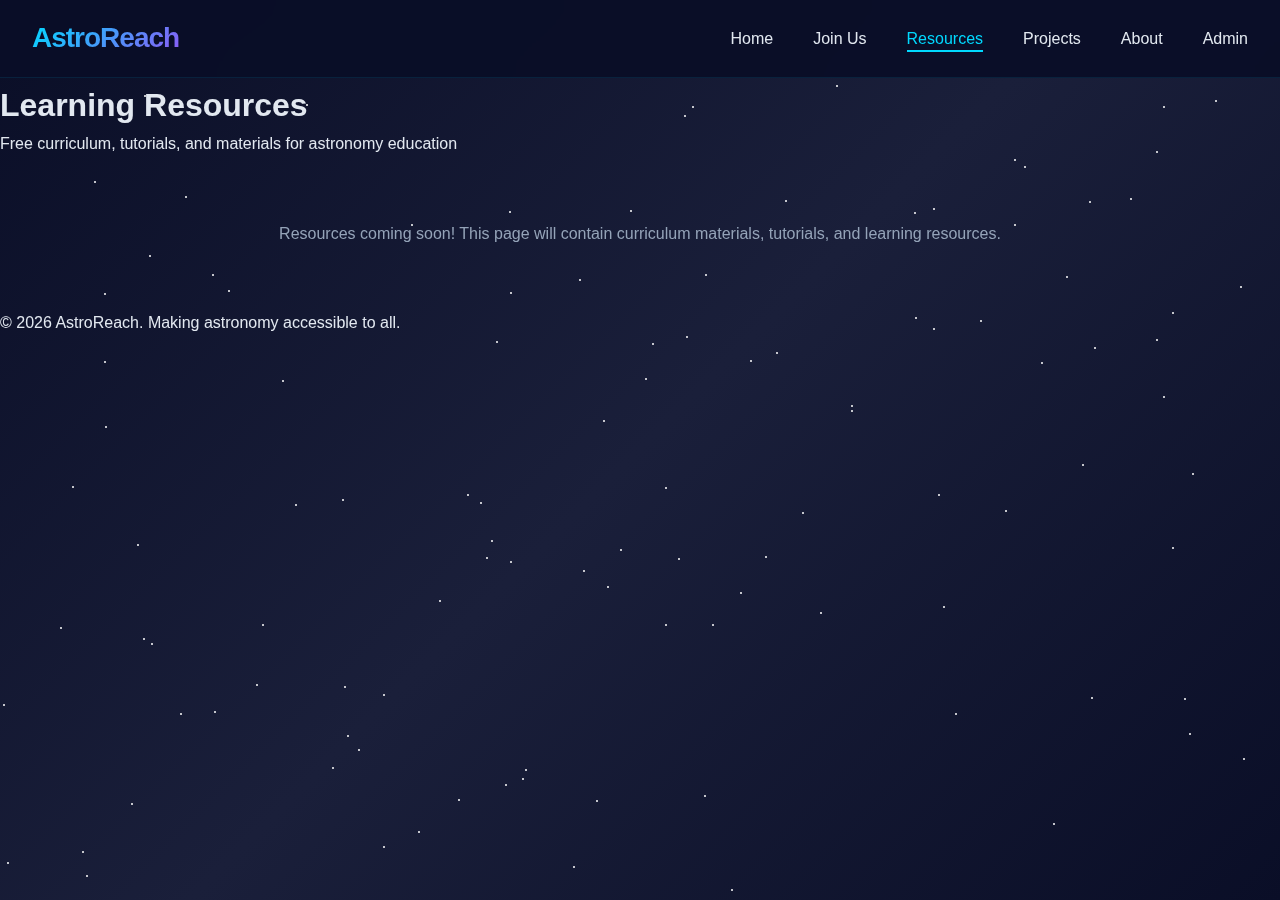
<file: resources.html>
<!DOCTYPE html>
<html lang="en">
<head>
    <meta charset="UTF-8">
    <meta name="viewport" content="width=device-width, initial-scale=1.0">
    <title>Resources | AstroReach</title>
    <link rel="stylesheet" href="styles.css">
</head>
<body>
    <div class="bg-animation"></div>
    <div class="stars" id="stars"></div>

    <nav>
        <div class="nav-container">
            <div class="logo"><a href="index.html">AstroReach</a></div>
            <ul class="nav-links">
                <li><a href="index.html">Home</a></li>
                <li><a href="join.html">Join Us</a></li>
                <li><a href="resources.html" class="active">Resources</a></li>
                <li><a href="projects.html">Projects</a></li>
                <li><a href="about.html">About</a></li>
                <li><a href="admin.html">Admin</a></li>
            </ul>
            <button class="menu-btn" onclick="toggleMenu()">☰</button>
        </div>
    </nav>

    <div class="mobile-menu" id="mobileMenu">
        <ul>
            <li><a href="index.html">Home</a></li>
            <li><a href="join.html">Join Us</a></li>
            <li><a href="resources.html">Resources</a></li>
            <li><a href="projects.html">Projects</a></li>
            <li><a href="about.html">About</a></li>
            <li><a href="admin.html">Admin</a></li>
        </ul>
    </div>

    <div class="content-page">
        <div class="page-hero">
            <h1>Learning Resources</h1>
            <p>Free curriculum, tutorials, and materials for astronomy education</p>
        </div>
        
        <!-- ADD YOUR CONTENT HERE -->
        <div class="content-section">
            <p style="text-align: center; color: var(--text-dim); padding: 4rem 2rem;">
                Resources coming soon! This page will contain curriculum materials, tutorials, and learning resources.
            </p>
        </div>
    </div>

    <footer>
        <div class="footer-content">
            <p>&copy; 2026 AstroReach. Making astronomy accessible to all.</p>
        </div>
    </footer>

    <script src="script.js"></script>
</body>
</html>
</file>
<file: styles.css>
/* ============================================
   FILE 7: styles.css (STYLESHEET)
   Save this as: styles.css
   ============================================ */

* {
    margin: 0;
    padding: 0;
    box-sizing: border-box;
}

:root {
    --primary: #00d9ff;
    --secondary: #8b5cf6;
    --accent: #fbbf24;
    --bg-dark: #0a0e27;
    --bg-darker: #050810;
    --card-bg: rgba(15, 23, 42, 0.6);
    --text: #e2e8f0;
    --text-dim: #94a3b8;
}

body {
    font-family: 'Inter', -apple-system, BlinkMacSystemFont, 'Segoe UI', Roboto, sans-serif;
    background: var(--bg-dark);
    color: var(--text);
    line-height: 1.6;
    overflow-x: hidden;
    padding-top: 80px;
}

.bg-animation {
    position: fixed;
    top: 0;
    left: 0;
    width: 100%;
    height: 100%;
    z-index: -1;
    background: linear-gradient(135deg, #0a0e27 0%, #1a1f3a 50%, #0a0e27 100%);
}

.stars {
    position: fixed;
    top: 0;
    left: 0;
    width: 100%;
    height: 100%;
    pointer-events: none;
    z-index: -1;
}

.star {
    position: absolute;
    width: 2px;
    height: 2px;
    background: white;
    border-radius: 50%;
    animation: twinkle 3s infinite;
}

@keyframes twinkle {
    0%, 100% { opacity: 0.3; }
    50% { opacity: 1; }
}

nav {
    position: fixed;
    top: 0;
    width: 100%;
    background: rgba(10, 14, 39, 0.95);
    backdrop-filter: blur(20px);
    border-bottom: 1px solid rgba(0, 217, 255, 0.1);
    z-index: 1000;
    padding: 0 2rem;
}

.nav-container {
    max-width: 1400px;
    margin: 0 auto;
    display: flex;
    justify-content: space-between;
    align-items: center;
    padding: 1rem 0;
}

.logo a {
    font-size: 1.75rem;
    font-weight: 800;
    background: linear-gradient(135deg, var(--primary), var(--secondary));
    -webkit-background-clip: text;
    -webkit-text-fill-color: transparent;
    background-clip: text;
    letter-spacing: -1px;
    text-decoration: none;
}

.nav-links {
    display: flex;
    gap: 2.5rem;
    list-style: none;
    align-items: center;
}

.nav-links a {
    color: var(--text);
    text-decoration: none;
    font-weight: 500;
    position: relative;
    transition: color 0.3s;
}

.nav-links a:hover,
.nav-links a.active {
    color: var(--primary);
}

.nav-links a::after {
    content: '';
    position: absolute;
    bottom: -5px;
    left: 0;
    width: 0;
    height: 2px;
    background: var(--primary);
    transition: width 0.3s;
}

.nav-links a:hover::after,
.nav-links a.active::after {
    width: 100%;
}

.menu-btn {
    display: none;
    background: none;
    border: none;
    color: var(--text);
    font-size: 1.5rem;
    cursor: pointer;
}

.mobile-menu {
    display: none;
    position: fixed;
    top: 80px;
    left: 0;
    width: 100%;
    background: rgba(10, 14, 39, 0.98);
    backdrop-filter: blur(20px);
    padding: 2rem;
    border-bottom: 1px solid rgba(0, 217, 255, 0.1);
    z-index: 999;
}

.mobile-menu.active {
    display: block;
}

.mobile-menu ul {
    list-style: none;
}

.mobile-menu ul li {
    margin-bottom: 1.5rem;
}

.mobile-menu a {
    color: var(--text);
    text-decoration: none;
    font-size: 1.2rem;
    font-weight: 500;
}

.hero {
    min-height: 90vh;
    display: flex;
    align-items: center;
    justify-content: center;
    text-align: center;
    padding: 2rem;
}

.hero-content {
    max-width: 900px;
}

.hero h1 {
    font-size: 4.5rem;
    font-weight: 900;
    margin-bottom: 1.5rem;
    line-height: 1.1;
    background: linear-gradient(135deg, var(--primary), var(--accent));
    -webkit-background-clip: text;
    -webkit-text-fill-color: transparent;
    background-clip: text;
}

.hero-subtitle {
    font-size: 1.5rem;
    color: var(--text-dim);
    margin-bottom: 3rem;
    line-height: 1.8;
}

.cta-container {
    display: flex;
    gap: 1.5rem;
    justify-content: center;
    flex-wrap: wrap;
}

.btn {
    padding: 1.2rem 3rem;
    border: none;
    border-radius: 100px;
    font-weight: 700;
    font-size: 1.1rem;
    cursor: pointer;
    transition: all 0.3s;
    text-decoration: none;
    display: inline-block;
}

.btn-primary {
    background: linear-gradient(135deg, var(--primary), var(--secondary));
    color: var(--bg-dark);
    box-shadow: 0 10px 40px rgba(0, 217, 255, 0.3);
}

.btn-primary:hover {
    transform: translateY(-3px);
    box-shadow: 0 15px 50px rgba(0, 217, 255, 0.4);
}

.btn-secondary {
    background: rgba(255, 255, 255, 0.05);
    color: var(--text);
    border: 2px solid var(--primary);
}

.btn-secondary:hover {
    background: rgba(0, 217, 255, 0.1);
    transform: translateY(-3px);
}

.features-section {
    padding: 6rem 2rem;
    max-width: 1400px;
    margin: 0 auto;
}

.section-header {
    text-align: center;
    margin-bottom: 4rem;
}

.section-title {
    font-size: 3rem;
    font-weight: 800;
    margin-bottom: 1rem;
    background: linear-gradient(135deg, var(--primary), var(--accent));
    -webkit-background-clip: text;
    -webkit-text-fill-color: transparent;
    background-clip: text;
}

.section-subtitle {
    font-size: 1.2rem;
    color: var(--text-dim);
}

.features-grid {
    display: grid;
    grid-template-columns: repeat(auto-fit, minmax(350px, 1fr));
    gap: 2rem;
}

.feature-card {
    background: var(--card-bg);
    backdrop-filter: blur(10px);
    border: 1px solid rgba(0, 217, 255, 0.1);
    border-radius: 20px;
    padding: 3rem;
    transition: all 0.4s;
    position: relative;
    overflow: hidden;
}

.feature-card::before {
    content: '';
    position: absolute;
    top: 0;
    left: 0;
    width: 100%;
    height: 100%;
    background: linear-gradient(135deg, rgba(0, 217, 255, 0.05), rgba(139, 92, 246, 0.05));
    opacity: 0;
    transition: opacity 0.4s;
}

.feature-card:hover {
    transform: translateY(-10px);
    border-color: var(--primary);
    box-shadow: 0 20px 60px rgba(0, 217, 255, 0.2);
}

.feature-card:hover::before {
    opacity: 1;
}

.feature-icon {
    font-size: 3.5rem;
    margin-bottom: 1.5rem;
    filter: drop-shadow(0 0 20px rgba(0, 217, 255, 0.5));
}

.feature-car
</file>
